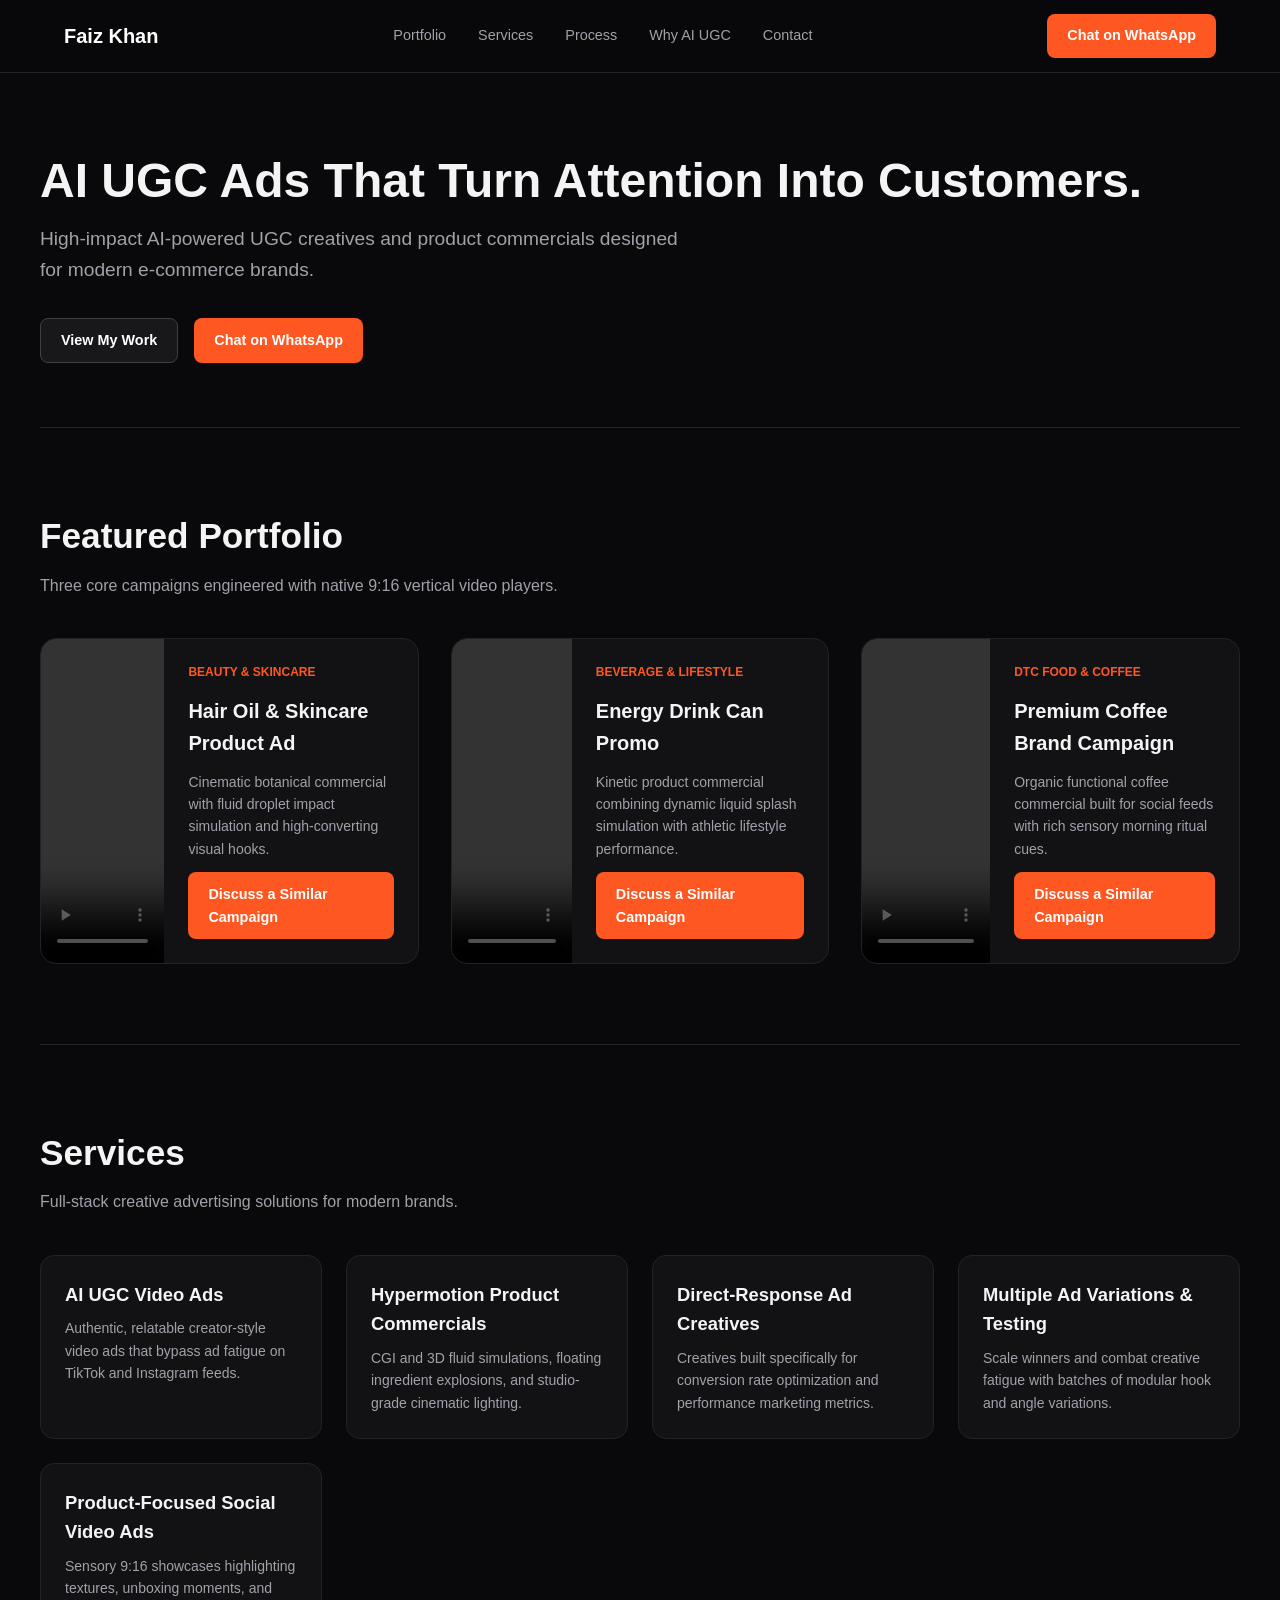
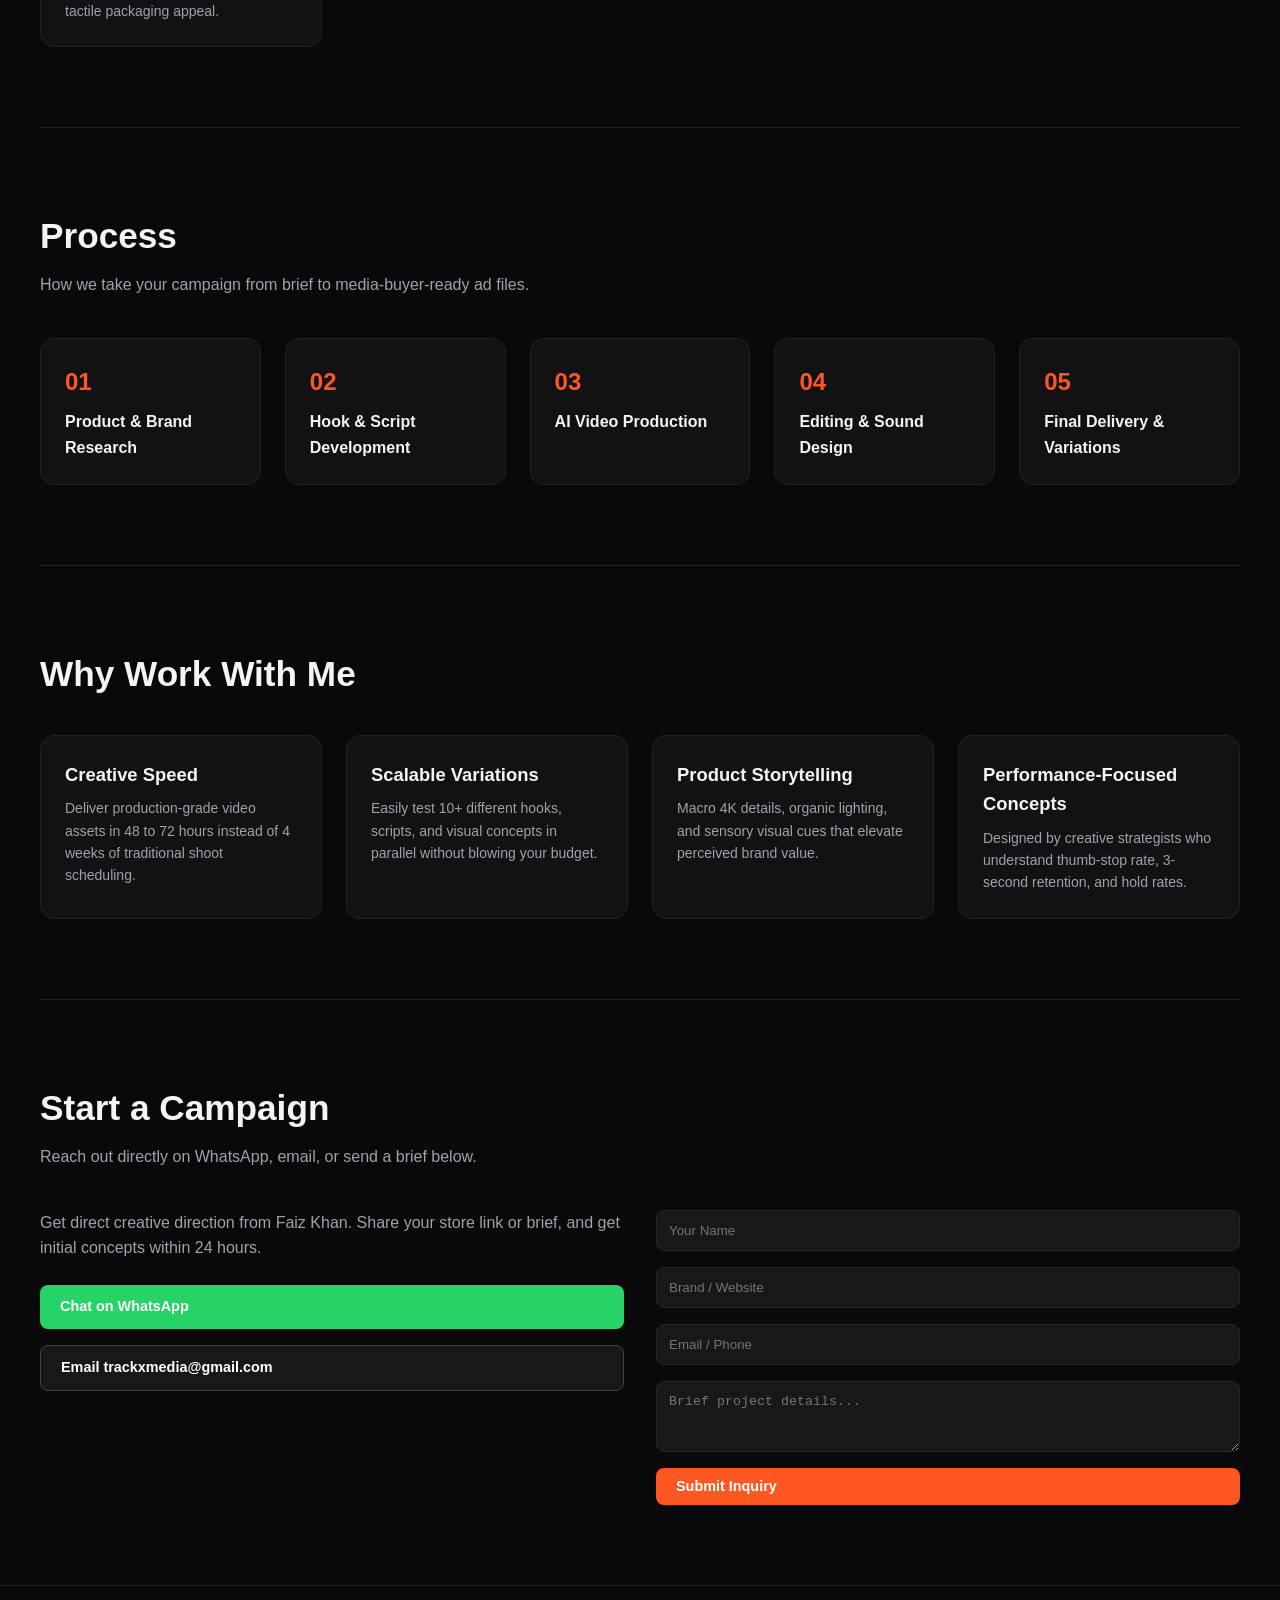
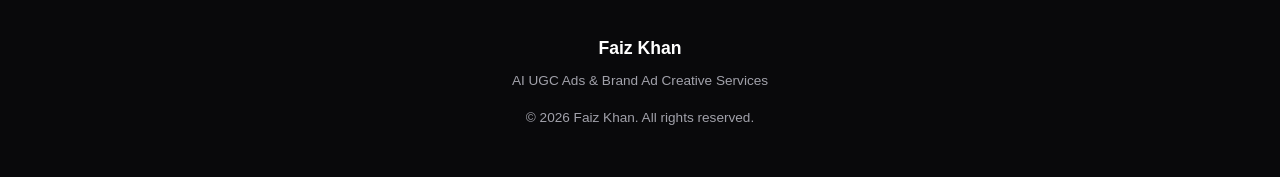
<file: public/standalone-export/index.html>
<!DOCTYPE html>
<html lang="en">
<head>
  <meta charset="UTF-8" />
  <meta name="viewport" content="width=device-width, initial-scale=1.0" />
  <title>Faiz Khan – AI UGC Ads & Brand Ad Creative Services</title>
  <meta name="description" content="AI UGC Ads That Turn Attention Into Customers. High-impact AI creatives and product commercials for e-commerce." />
  <link rel="stylesheet" href="styles.css" />
</head>
<body>
  <!-- Header -->
  <header>
    <div class="container nav-row">
      <a href="#" class="logo">Faiz Khan</a>
      <nav class="nav-links">
        <a href="#portfolio">Portfolio</a>
        <a href="#services">Services</a>
        <a href="#process">Process</a>
        <a href="#why-me">Why AI UGC</a>
        <a href="#contact">Contact</a>
      </nav>
      <a href="#" class="btn-primary js-whatsapp-link">Chat on WhatsApp</a>
    </div>
  </header>

  <!-- Hero -->
  <section class="hero container">
    <h1>AI UGC Ads That Turn Attention Into Customers.</h1>
    <p>High-impact AI-powered UGC creatives and product commercials designed for modern e-commerce brands.</p>
    <div class="hero-cta">
      <a href="#portfolio" class="btn-secondary">View My Work</a>
      <a href="#" class="btn-primary js-whatsapp-link">Chat on WhatsApp</a>
    </div>
  </section>

  <!-- Portfolio -->
  <section id="portfolio" class="section container">
    <h2 class="section-title">Featured Portfolio</h2>
    <p class="section-desc">Three core campaigns engineered with native 9:16 vertical video players.</p>

    <div class="video-grid">
      <!-- 1. Hair Oil -->
      <div class="video-card">
        <div class="video-frame">
          <video id="video-hair-oil" controls playsinline preload="metadata">
            <source src="../assets/aistudio/Dropper_bottle_product_commercia__20261027192618_69ac62e4.mp4" type="video/mp4" />
          </video>
        </div>
        <div class="card-body">
          <div class="card-cat">Beauty & Skincare</div>
          <h3 class="card-title">Hair Oil & Skincare Product Ad</h3>
          <p class="card-desc">Cinematic botanical commercial with fluid droplet impact simulation and high-converting visual hooks.</p>
          <a href="#" class="btn-primary js-whatsapp-link" style="margin-top:auto;">Discuss a Similar Campaign</a>
        </div>
      </div>

      <!-- 2. Energy Drink -->
      <div class="video-card">
        <div class="video-frame">
          <video id="video-energy-drink" controls playsinline preload="metadata">
            <source src="../assets/aistudio/Java_Monster_energy_drink_commer__20261027192721_4c6871b3.mp4" type="video/mp4" />
          </video>
        </div>
        <div class="card-body">
          <div class="card-cat">Beverage & Lifestyle</div>
          <h3 class="card-title">Energy Drink Can Promo</h3>
          <p class="card-desc">Kinetic product commercial combining dynamic liquid splash simulation with athletic lifestyle performance.</p>
          <a href="#" class="btn-primary js-whatsapp-link" style="margin-top:auto;">Discuss a Similar Campaign</a>
        </div>
      </div>

      <!-- 3. Coffee Brand -->
      <div class="video-card">
        <div class="video-frame">
          <video id="video-coffee-brand" controls playsinline preload="metadata">
            <source src="../assets/aistudio/Mushroom_coffee_product_commercial_20261027192436_93a6da86.mp4" type="video/mp4" />
          </video>
        </div>
        <div class="card-body">
          <div class="card-cat">DTC Food & Coffee</div>
          <h3 class="card-title">Premium Coffee Brand Campaign</h3>
          <p class="card-desc">Organic functional coffee commercial built for social feeds with rich sensory morning ritual cues.</p>
          <a href="#" class="btn-primary js-whatsapp-link" style="margin-top:auto;">Discuss a Similar Campaign</a>
        </div>
      </div>
    </div>
  </section>

  <!-- Services -->
  <section id="services" class="section container">
    <h2 class="section-title">Services</h2>
    <p class="section-desc">Full-stack creative advertising solutions for modern brands.</p>
    <div class="services-grid">
      <div class="service-card">
        <h3>AI UGC Video Ads</h3>
        <p>Authentic, relatable creator-style video ads that bypass ad fatigue on TikTok and Instagram feeds.</p>
      </div>
      <div class="service-card">
        <h3>Hypermotion Product Commercials</h3>
        <p>CGI and 3D fluid simulations, floating ingredient explosions, and studio-grade cinematic lighting.</p>
      </div>
      <div class="service-card">
        <h3>Direct-Response Ad Creatives</h3>
        <p>Creatives built specifically for conversion rate optimization and performance marketing metrics.</p>
      </div>
      <div class="service-card">
        <h3>Multiple Ad Variations & Testing</h3>
        <p>Scale winners and combat creative fatigue with batches of modular hook and angle variations.</p>
      </div>
      <div class="service-card">
        <h3>Product-Focused Social Video Ads</h3>
        <p>Sensory 9:16 showcases highlighting textures, unboxing moments, and tactile packaging appeal.</p>
      </div>
    </div>
  </section>

  <!-- Process -->
  <section id="process" class="section container">
    <h2 class="section-title">Process</h2>
    <p class="section-desc">How we take your campaign from brief to media-buyer-ready ad files.</p>
    <div class="process-steps">
      <div class="step-box">
        <div class="step-num">01</div>
        <h4>Product & Brand Research</h4>
      </div>
      <div class="step-box">
        <div class="step-num">02</div>
        <h4>Hook & Script Development</h4>
      </div>
      <div class="step-box">
        <div class="step-num">03</div>
        <h4>AI Video Production</h4>
      </div>
      <div class="step-box">
        <div class="step-num">04</div>
        <h4>Editing & Sound Design</h4>
      </div>
      <div class="step-box">
        <div class="step-num">05</div>
        <h4>Final Delivery & Variations</h4>
      </div>
    </div>
  </section>

  <!-- Why Work With Me -->
  <section id="why-me" class="section container">
    <h2 class="section-title">Why Work With Me</h2>
    <div class="services-grid" style="margin-top: 2rem;">
      <div class="service-card">
        <h3>Creative Speed</h3>
        <p>Deliver production-grade video assets in 48 to 72 hours instead of 4 weeks of traditional shoot scheduling.</p>
      </div>
      <div class="service-card">
        <h3>Scalable Variations</h3>
        <p>Easily test 10+ different hooks, scripts, and visual concepts in parallel without blowing your budget.</p>
      </div>
      <div class="service-card">
        <h3>Product Storytelling</h3>
        <p>Macro 4K details, organic lighting, and sensory visual cues that elevate perceived brand value.</p>
      </div>
      <div class="service-card">
        <h3>Performance-Focused Concepts</h3>
        <p>Designed by creative strategists who understand thumb-stop rate, 3-second retention, and hold rates.</p>
      </div>
    </div>
  </section>

  <!-- Contact -->
  <section id="contact" class="section container">
    <h2 class="section-title">Start a Campaign</h2>
    <p class="section-desc">Reach out directly on WhatsApp, email, or send a brief below.</p>
    <div class="contact-box">
      <div>
        <p style="margin-bottom: 1.5rem; color: var(--text-muted);">
          Get direct creative direction from Faiz Khan. Share your store link or brief, and get initial concepts within 24 hours.
        </p>
        <div style="display:flex; flex-direction:column; gap:1rem;">
          <a href="#" class="btn-primary js-whatsapp-link" style="background:var(--whatsapp-green);">Chat on WhatsApp</a>
          <a href="#" class="btn-secondary js-email-link">Email trackxmedia@gmail.com</a>
        </div>
      </div>
      <div>
        <form id="inquiry-form" style="display:flex; flex-direction:column; gap:1rem;">
          <input type="text" id="input-name" placeholder="Your Name" required style="padding:0.75rem; background:#18181b; border:1px solid #27272a; color:#fff; border-radius:8px;" />
          <input type="text" id="input-brand" placeholder="Brand / Website" required style="padding:0.75rem; background:#18181b; border:1px solid #27272a; color:#fff; border-radius:8px;" />
          <input type="text" id="input-email" placeholder="Email / Phone" required style="padding:0.75rem; background:#18181b; border:1px solid #27272a; color:#fff; border-radius:8px;" />
          <textarea id="input-details" placeholder="Brief project details..." rows="3" style="padding:0.75rem; background:#18181b; border:1px solid #27272a; color:#fff; border-radius:8px;"></textarea>
          <button type="submit" class="btn-primary">Submit Inquiry</button>
        </form>
        <div id="form-success-box" class="hidden" style="margin-top:1rem; padding:1rem; background:#18181b; border:1px solid #27272a; border-radius:8px; display:none;">
          <p style="font-weight:600; color:#fff; margin-bottom:0.5rem;">Ready to send your brief:</p>
          <div style="display:flex; gap:0.5rem;">
            <a id="btn-dispatch-wa" href="#" target="_blank" class="btn-primary" style="background:var(--whatsapp-green); font-size:0.8rem;">Send via WhatsApp</a>
            <a id="btn-dispatch-email" href="#" class="btn-secondary" style="font-size:0.8rem;">Send via Email</a>
          </div>
        </div>
      </div>
    </div>
  </section>

  <!-- Footer -->
  <footer style="padding:3rem 0; border-top:1px solid var(--border-color); text-align:center; font-size:0.85rem; color:var(--text-muted);">
    <div class="container">
      <p style="font-weight:700; color:#fff; font-size:1.1rem; margin-bottom:0.5rem;">Faiz Khan</p>
      <p>AI UGC Ads & Brand Ad Creative Services</p>
      <p style="margin-top:1rem;">© 2026 Faiz Khan. All rights reserved.</p>
    </div>
  </footer>

  <script src="script.js"></script>
</body>
</html>
</file>
<file: public/standalone-export/styles.css>
/* Faiz Khan Portfolio - Standalone Stylesheet */
:root {
  --bg-dark: #09090b;
  --bg-card: #121215;
  --bg-card-hover: #18181b;
  --border-color: #222227;
  --text-main: #f4f4f5;
  --text-muted: #a1a1aa;
  --accent-orange: #ff5722;
  --accent-orange-hover: #f4511e;
  --whatsapp-green: #25D366;
}

* {
  box-sizing: border-box;
  margin: 0;
  padding: 0;
}

body {
  font-family: -apple-system, BlinkMacSystemFont, "Segoe UI", Roboto, Helvetica, Arial, sans-serif;
  background-color: var(--bg-dark);
  color: var(--text-main);
  line-height: 1.6;
  scroll-behavior: smooth;
}

.container {
  max-width: 1200px;
  margin: 0 auto;
  padding: 0 1.5rem;
}

header {
  position: sticky;
  top: 0;
  background: rgba(9, 9, 11, 0.9);
  backdrop-filter: blur(10px);
  border-bottom: 1px solid var(--border-color);
  z-index: 100;
}

.nav-row {
  display: flex;
  align-items: center;
  justify-content: space-between;
  height: 72px;
}

.logo {
  font-weight: 700;
  font-size: 1.25rem;
  color: #fff;
  text-decoration: none;
}

.nav-links {
  display: flex;
  gap: 2rem;
}

.nav-links a {
  color: var(--text-muted);
  text-decoration: none;
  font-size: 0.9rem;
  transition: color 0.2s;
}

.nav-links a:hover {
  color: #fff;
}

.btn-primary {
  display: inline-flex;
  align-items: center;
  gap: 0.5rem;
  background: var(--accent-orange);
  color: #fff;
  padding: 0.65rem 1.25rem;
  border-radius: 8px;
  text-decoration: none;
  font-weight: 600;
  font-size: 0.9rem;
  border: none;
  cursor: pointer;
}

.btn-primary:hover {
  background: var(--accent-orange-hover);
}

.btn-secondary {
  display: inline-flex;
  align-items: center;
  gap: 0.5rem;
  background: #18181b;
  color: #fff;
  border: 1px solid #3f3f46;
  padding: 0.65rem 1.25rem;
  border-radius: 8px;
  text-decoration: none;
  font-weight: 600;
  font-size: 0.9rem;
  cursor: pointer;
}

.btn-secondary:hover {
  background: #27272a;
}

.hero {
  padding: 5rem 0 4rem;
  text-align: left;
}

.hero h1 {
  font-size: 3rem;
  font-weight: 800;
  line-height: 1.15;
  margin-bottom: 1rem;
}

.hero p {
  color: var(--text-muted);
  font-size: 1.2rem;
  max-width: 650px;
  margin-bottom: 2rem;
}

.hero-cta {
  display: flex;
  gap: 1rem;
  flex-wrap: wrap;
}

.section {
  padding: 5rem 0;
  border-top: 1px solid var(--border-color);
}

.section-title {
  font-size: 2.2rem;
  margin-bottom: 0.5rem;
}

.section-desc {
  color: var(--text-muted);
  max-width: 600px;
  margin-bottom: 2.5rem;
}

.video-grid {
  display: grid;
  grid-template-columns: repeat(auto-fit, minmax(320px, 1fr));
  gap: 2rem;
}

.video-card {
  background: var(--bg-card);
  border: 1px solid var(--border-color);
  border-radius: 16px;
  overflow: hidden;
  display: flex;
  flex-col;
}

.video-frame {
  position: relative;
  width: 100%;
  aspect-ratio: 9 / 16;
  background: #000;
}

.video-frame video {
  width: 100%;
  height: 100%;
  object-fit: cover;
}

.card-body {
  padding: 1.5rem;
  display: flex;
  flex-direction: column;
  gap: 0.75rem;
}

.card-cat {
  color: var(--accent-orange);
  font-size: 0.75rem;
  font-weight: 600;
  text-transform: uppercase;
}

.card-title {
  font-size: 1.25rem;
  font-weight: 700;
}

.card-desc {
  font-size: 0.875rem;
  color: var(--text-muted);
}

.services-grid {
  display: grid;
  grid-template-columns: repeat(auto-fit, minmax(280px, 1fr));
  gap: 1.5rem;
}

.service-card {
  background: var(--bg-card);
  border: 1px solid var(--border-color);
  border-radius: 14px;
  padding: 1.5rem;
}

.service-card h3 {
  margin-bottom: 0.5rem;
  font-size: 1.15rem;
}

.service-card p {
  color: var(--text-muted);
  font-size: 0.875rem;
}

.process-steps {
  display: grid;
  grid-template-columns: repeat(auto-fit, minmax(200px, 1fr));
  gap: 1.5rem;
}

.step-box {
  background: var(--bg-card);
  border: 1px solid var(--border-color);
  border-radius: 14px;
  padding: 1.5rem;
}

.step-num {
  color: var(--accent-orange);
  font-size: 1.5rem;
  font-weight: 800;
  margin-bottom: 0.5rem;
}

.contact-box {
  display: grid;
  grid-template-columns: 1fr 1fr;
  gap: 2rem;
}

@media (max-width: 768px) {
  .contact-box {
    grid-template-columns: 1fr;
  }
  .nav-links {
    display: none;
  }
  .hero h1 {
    font-size: 2.2rem;
  }
}
</file>
